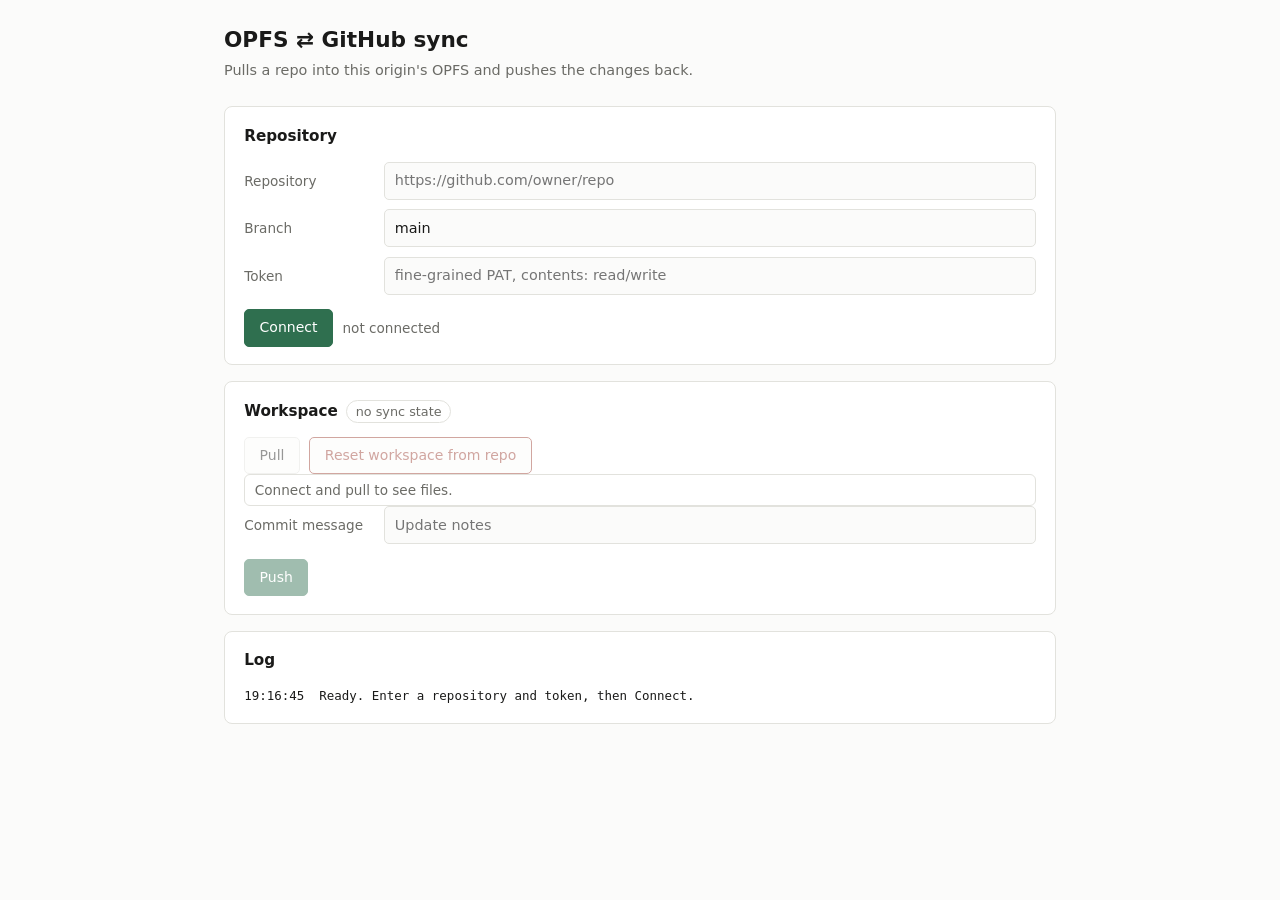
<file: index.html>
<!DOCTYPE html>
<html lang="en">
<head>
<meta charset="utf-8">
<meta name="viewport" content="width=device-width, initial-scale=1">
<title>OPFS ⇄ GitHub sync</title>
<link rel="icon" href="data:,">
<link rel="stylesheet" href="style.css">
</head>
<body>

<header>
    <h1>OPFS ⇄ GitHub sync</h1>
    <p class="subtitle">Pulls a repo into this origin's OPFS and pushes the changes back.</p>
</header>

<main>

<section class="panel">
    <h2>Repository</h2>
    <div class="field">
        <label for="repo-url">Repository</label>
        <input id="repo-url" type="text" placeholder="https://github.com/owner/repo" autocomplete="off" spellcheck="false">
    </div>
    <div class="field">
        <label for="branch">Branch</label>
        <input id="branch" type="text" placeholder="main" autocomplete="off" spellcheck="false">
    </div>
    <div class="field">
        <label for="token">Token</label>
        <input id="token" type="password" placeholder="fine-grained PAT, contents: read/write" autocomplete="off">
    </div>
    <div class="actions">
        <button id="btn-connect" type="button" class="primary">Connect</button>
        <span id="connection" class="status-text">not connected</span>
    </div>
</section>

<section class="panel" id="workspace-panel">
    <h2>
        Workspace
        <span id="tracked-count" class="badge">—</span>
    </h2>
    <div class="actions">
        <button id="btn-pull" type="button" disabled>Pull</button>
        <button id="btn-reset" type="button" class="danger" disabled>Reset workspace from repo</button>
    </div>
    <ul id="file-list" class="file-list" aria-live="polite">
        <li class="empty">Connect and pull to see files.</li>
    </ul>
    <div class="field">
        <label for="commit-message">Commit message</label>
        <input id="commit-message" type="text" placeholder="Update notes" autocomplete="off">
    </div>
    <div class="actions">
        <button id="btn-push" type="button" class="primary" disabled>Push</button>
    </div>
</section>

<section class="panel" id="conflict-panel" hidden>
    <h2>Conflicts</h2>
    <p class="hint">Changed in both places. Pushing is blocked until each one is settled.</p>
    <ul id="conflict-list" class="conflict-list"></ul>
</section>

<section class="panel">
    <h2>Log</h2>
    <div id="log" class="log" role="log" aria-live="polite"></div>
</section>

</main>

<dialog id="confirm-dialog">
    <form method="dialog">
        <h3 id="confirm-title">Confirm</h3>
        <div id="confirm-body" class="dialog-body"></div>
        <label id="confirm-explicit" class="explicit" hidden>
            Type <code>delete</code> to continue:
            <input id="confirm-typed" type="text" autocomplete="off" spellcheck="false">
        </label>
        <menu>
            <button value="cancel" type="submit">Cancel</button>
            <button id="confirm-ok" value="ok" type="submit" class="primary">Continue</button>
        </menu>
    </form>
</dialog>

<dialog id="firstpull-dialog">
    <form method="dialog">
        <h3>This workspace already has files</h3>
        <div id="firstpull-body" class="dialog-body"></div>
        <menu class="stacked">
            <button value="replace" type="submit" class="primary">Replace — make OPFS match the repo exactly</button>
            <button value="adopt" type="submit">Adopt — keep them as pending additions</button>
            <button value="cancel" type="submit">Cancel</button>
        </menu>
    </form>
</dialog>

<dialog id="view-dialog">
    <form method="dialog">
        <h3 id="view-title">Remote version</h3>
        <pre id="view-body" class="dialog-body view-body"></pre>
        <menu>
            <button value="close" type="submit">Close</button>
        </menu>
    </form>
</dialog>

<script type="module" src="js/main.js"></script>
</body>
</html>
</file>
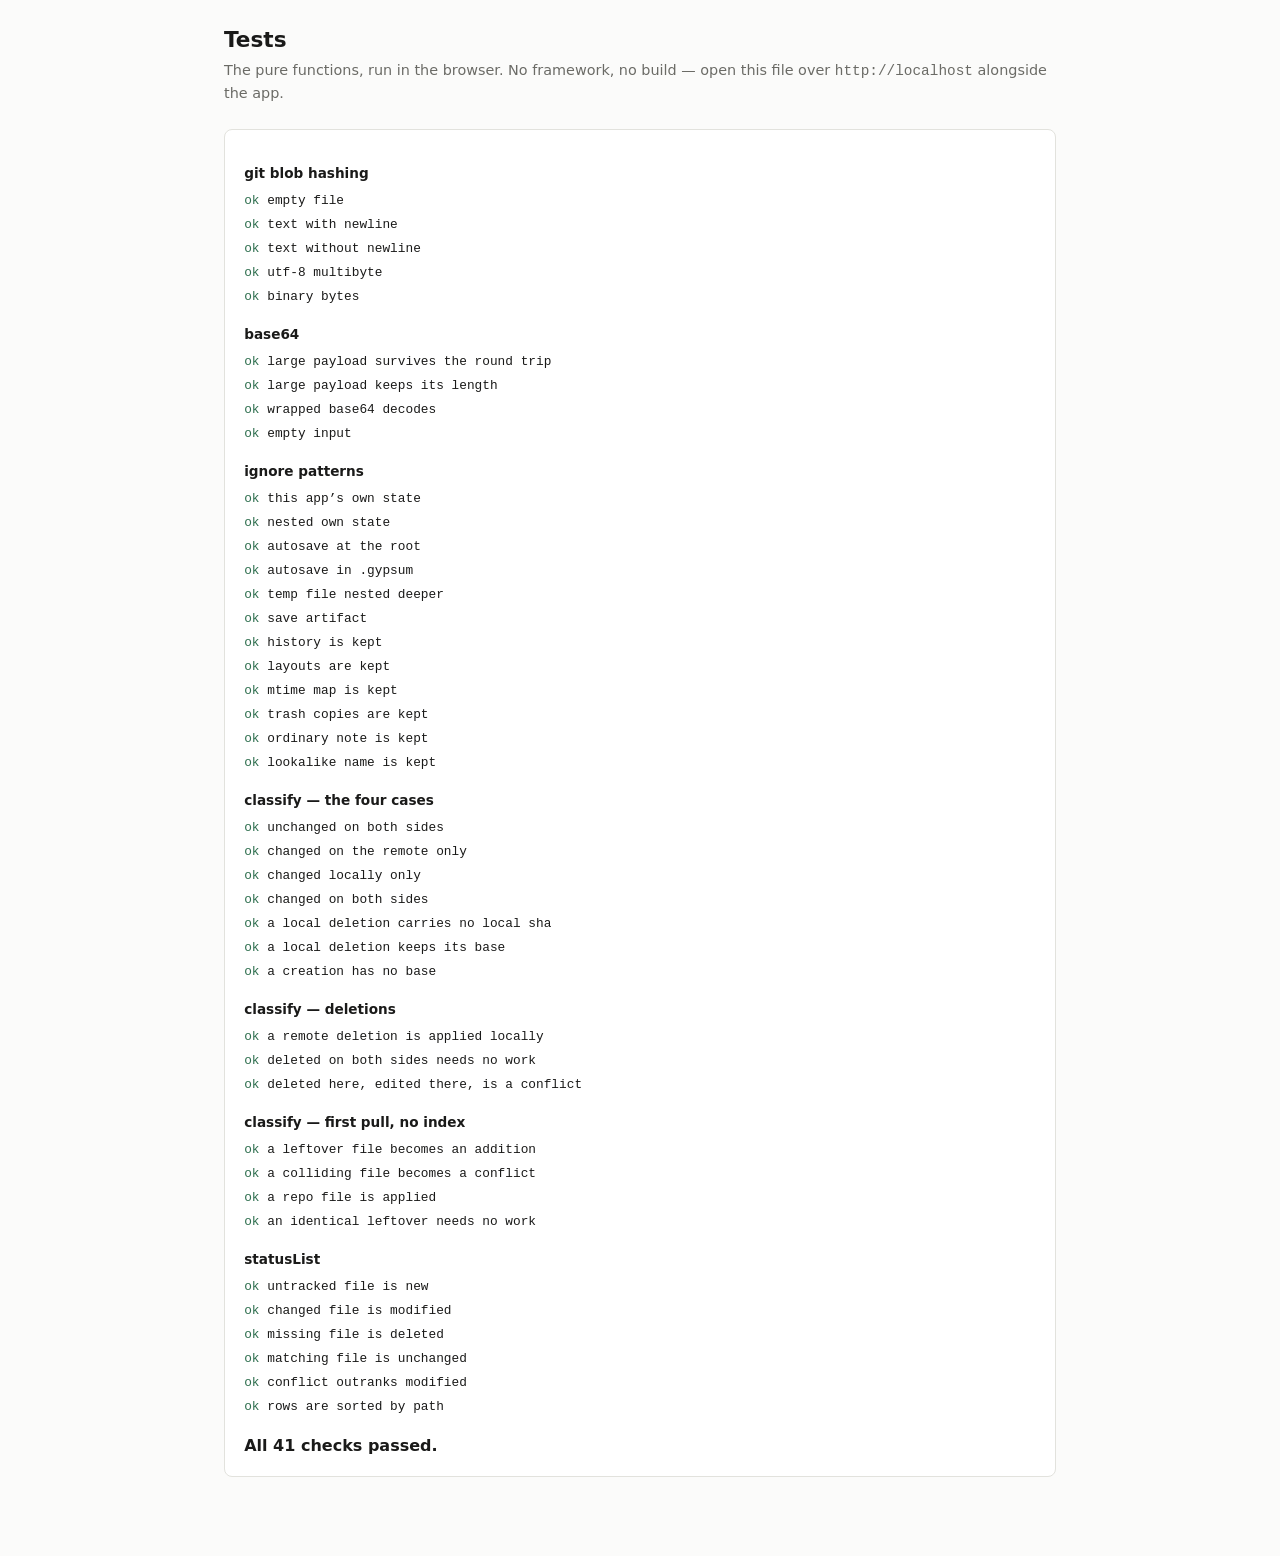
<file: tests.html>
<!DOCTYPE html>
<html lang="en">
<head>
<meta charset="utf-8">
<title>Tests — OPFS ⇄ GitHub sync</title>
<link rel="stylesheet" href="style.css">
<style>
    .result { font-family: var(--mono); font-size: .8rem; padding: .15rem 0; }
    .pass::before { content: "ok   "; color: var(--accent); }
    .fail { color: var(--danger); }
    .fail::before { content: "FAIL "; font-weight: 700; }
    .detail { color: var(--muted); padding-left: 2.5rem; white-space: pre-wrap; }
    .group-heading { margin: 1rem 0 .3rem; font-weight: 600; font-size: .85rem; }
    #summary { font-size: 1rem; font-weight: 600; margin-top: 1rem; }
</style>
</head>
<body>
<header>
    <h1>Tests</h1>
    <p class="subtitle">The pure functions, run in the browser. No framework, no build — open this file over
    <code>http://localhost</code> alongside the app.</p>
</header>
<main>
    <section class="panel">
        <div id="results"></div>
        <div id="summary">running…</div>
    </section>
</main>

<script type="module">
import { gitBlobSha, bytesToBase64, base64ToBytes } from './js/hash.js';
import { isIgnored } from './js/config.js';
import { classify, statusList } from './js/sync.js';

const results = document.getElementById('results');
let failures = 0;
let total = 0;

function group(name) {
    const heading = document.createElement('div');
    heading.className = 'group-heading';
    heading.textContent = name;
    results.append(heading);
}

function check(name, actual, expected) {
    total++;
    const ok = JSON.stringify(actual) === JSON.stringify(expected);
    if (!ok) failures++;
    const line = document.createElement('div');
    line.className = `result ${ok ? 'pass' : 'fail'}`;
    line.textContent = name;
    results.append(line);
    if (!ok) {
        const detail = document.createElement('div');
        detail.className = 'detail';
        detail.textContent = `got      ${JSON.stringify(actual)}\nexpected ${JSON.stringify(expected)}`;
        results.append(detail);
    }
}

const encode = text => new TextEncoder().encode(text);

// Expected values produced by `git hash-object` on the same inputs. If these ever
// disagree, change detection is broken and every file will look modified.
group('git blob hashing');
check('empty file', await gitBlobSha(new Uint8Array(0)), 'e69de29bb2d1d6434b8b29ae775ad8c2e48c5391');
check('text with newline', await gitBlobSha(encode('hello\n')), 'ce013625030ba8dba906f756967f9e9ca394464a');
check('text without newline', await gitBlobSha(encode('abc')), 'f2ba8f84ab5c1bce84a7b441cb1959cfc7093b7f');
check('utf-8 multibyte', await gitBlobSha(encode('café ☕\n')), 'df113425d6f29a3f8cfb2ca897bebf8703e56d20');
check('binary bytes', await gitBlobSha(new Uint8Array([0, 1, 2, 250, 255])), '88f97d6cc3e909c236975283342adea256415672');

group('base64');
const large = new Uint8Array(300_000).map((_, index) => index % 256);
check('large payload survives the round trip', base64ToBytes(bytesToBase64(large)).every((byte, index) => byte === large[index]), true);
check('large payload keeps its length', base64ToBytes(bytesToBase64(large)).length, large.length);
check('wrapped base64 decodes', [...base64ToBytes('aGVs\nbG8=')], [...encode('hello')]);
check('empty input', [...base64ToBytes(bytesToBase64(new Uint8Array(0)))], []);

group('ignore patterns');
check('this app’s own state', isIgnored('.gitsync/index.json'), true);
check('nested own state', isIgnored('.gitsync/a/b.json'), true);
check('autosave at the root', isIgnored('note-autosave.gypsum'), true);
check('autosave in .gypsum', isIgnored('.gypsum/note-autosave.gypsum'), true);
check('temp file nested deeper', isIgnored('.gypsum/deep/x-temp.gypsum'), true);
check('save artifact', isIgnored('.gypsum/x-save.gypsum'), true);
check('history is kept', isIgnored('.gypsum/history.gypsum'), false);
check('layouts are kept', isIgnored('.gypsum/table_layouts.gypsum'), false);
check('mtime map is kept', isIgnored('.gypsum/mtime.json'), false);
check('trash copies are kept', isIgnored('.gypsum/a-20260101-000000-trash.gypsum'), false);
check('ordinary note is kept', isIgnored('notes/a.md'), false);
check('lookalike name is kept', isIgnored('my-autosave.gypsum.md'), false);

group('classify — the four cases');
const local = new Map([
    ['same.md', { sha: 'A' }], ['localonly.md', { sha: 'B' }], ['both.md', { sha: 'C' }],
    ['added.md', { sha: 'D' }], ['remoteonly.md', { sha: 'Y' }],
]);
const base = {
    'same.md': { sha: 'A' }, 'localonly.md': { sha: 'X' }, 'both.md': { sha: 'X' },
    'remoteonly.md': { sha: 'Y' }, 'gonelocal.md': { sha: 'Z' },
};
const remote = new Map([
    ['same.md', { sha: 'A' }], ['localonly.md', { sha: 'X' }], ['both.md', { sha: 'R' }],
    ['remoteonly.md', { sha: 'Y2' }], ['gonelocal.md', { sha: 'Z' }],
]);
const plan = classify(local, base, remote);
const paths = bucket => plan[bucket].map(entry => entry.path);
check('unchanged on both sides', paths('inSync'), ['same.md']);
check('changed on the remote only', paths('fromRemote'), ['remoteonly.md']);
check('changed locally only', paths('fromLocal'), ['added.md', 'gonelocal.md', 'localonly.md']);
check('changed on both sides', paths('conflicts'), ['both.md']);
check('a local deletion carries no local sha', plan.fromLocal.find(entry => entry.path === 'gonelocal.md').local, null);
check('a local deletion keeps its base', plan.fromLocal.find(entry => entry.path === 'gonelocal.md').base, 'Z');
check('a creation has no base', plan.fromLocal.find(entry => entry.path === 'added.md').base, null);

group('classify — deletions');
check('a remote deletion is applied locally',
    classify(new Map([['x.md', { sha: 'A' }]]), { 'x.md': { sha: 'A' } }, new Map())
        .fromRemote.map(entry => [entry.path, entry.remote]), [['x.md', null]]);
check('deleted on both sides needs no work',
    classify(new Map(), { 'x.md': { sha: 'A' } }, new Map()).inSync.map(entry => entry.path), ['x.md']);
check('deleted here, edited there, is a conflict',
    classify(new Map(), { 'x.md': { sha: 'A' } }, new Map([['x.md', { sha: 'B' }]]))
        .conflicts.map(entry => entry.path), ['x.md']);

group('classify — first pull, no index');
const firstPull = classify(
    new Map([['keep.md', { sha: 'A' }], ['clash.md', { sha: 'B' }]]),
    {},
    new Map([['clash.md', { sha: 'C' }], ['new.md', { sha: 'D' }]]),
);
check('a leftover file becomes an addition', firstPull.fromLocal.map(entry => entry.path), ['keep.md']);
check('a colliding file becomes a conflict', firstPull.conflicts.map(entry => entry.path), ['clash.md']);
check('a repo file is applied', firstPull.fromRemote.map(entry => entry.path), ['new.md']);
check('an identical leftover needs no work',
    classify(new Map([['a.md', { sha: 'A' }]]), {}, new Map([['a.md', { sha: 'A' }]]))
        .inSync.map(entry => entry.path), ['a.md']);

group('statusList');
const rows = statusList(
    new Map([['new.md', { sha: 'N' }], ['mod.md', { sha: 'M2' }], ['same.md', { sha: 'S' }], ['clash.md', { sha: 'C' }]]),
    { files: { 'mod.md': { sha: 'M' }, 'same.md': { sha: 'S' }, 'gone.md': { sha: 'G' }, 'clash.md': { sha: 'X' } } },
    [{ path: 'clash.md' }],
);
const statusOf = path => rows.find(row => row.path === path)?.status;
check('untracked file is new', statusOf('new.md'), 'new');
check('changed file is modified', statusOf('mod.md'), 'modified');
check('missing file is deleted', statusOf('gone.md'), 'deleted');
check('matching file is unchanged', statusOf('same.md'), 'unchanged');
check('conflict outranks modified', statusOf('clash.md'), 'conflict');
check('rows are sorted by path', rows.map(row => row.path), ['clash.md', 'gone.md', 'mod.md', 'new.md', 'same.md']);

const summary = document.getElementById('summary');
summary.textContent = failures === 0 ? `All ${total} checks passed.` : `${failures} of ${total} checks FAILED.`;
summary.className = failures === 0 ? '' : 'fail';
// Read by any automation driving this page.
window.testResults = { total, failures };
</script>
</body>
</html>
</file>
<file: style.css>
:root {
    --bg: #fbfbfa;
    --panel: #ffffff;
    --ink: #1a1a19;
    --muted: #6b6b66;
    --line: #e2e2dd;
    --accent: #2f6f4f;
    --danger: #9a3b2f;
    --warn: #8a6d1f;
    --mono: ui-monospace, SFMono-Regular, Menlo, Consolas, monospace;
}

@media (prefers-color-scheme: dark) {
    :root {
        --bg: #17171a;
        --panel: #1f1f23;
        --ink: #e8e8e4;
        --muted: #9a9a93;
        --line: #33333a;
        --accent: #6fbf90;
        --danger: #e08a7a;
        --warn: #d6b45e;
    }
}

* { box-sizing: border-box; }

body {
    margin: 0;
    padding: 1.5rem 1rem 4rem;
    background: var(--bg);
    color: var(--ink);
    font: 16px/1.5 system-ui, -apple-system, Segoe UI, sans-serif;
}

header, main { max-width: 52rem; margin: 0 auto; }

h1 { font-size: 1.35rem; margin: 0 0 .25rem; }
h2 { font-size: .95rem; margin: 0 0 .9rem; display: flex; align-items: center; gap: .5rem; }
h3 { font-size: 1rem; margin: 0 0 .75rem; }

.subtitle { margin: 0 0 1.5rem; color: var(--muted); font-size: .9rem; }
.hint { margin: -.4rem 0 .9rem; color: var(--muted); font-size: .85rem; }

.panel {
    background: var(--panel);
    border: 1px solid var(--line);
    border-radius: 8px;
    padding: 1.1rem 1.2rem;
    margin-bottom: 1rem;
}

.field { display: flex; align-items: center; gap: .75rem; margin-bottom: .6rem; }
.field label { flex: 0 0 8rem; color: var(--muted); font-size: .85rem; }

input[type="text"], input[type="password"] {
    flex: 1 1 auto;
    min-width: 0;
    padding: .45rem .6rem;
    border: 1px solid var(--line);
    border-radius: 5px;
    background: var(--bg);
    color: var(--ink);
    font: inherit;
    font-size: .9rem;
}

input:focus-visible, button:focus-visible { outline: 2px solid var(--accent); outline-offset: 1px; }

.actions { display: flex; align-items: center; gap: .6rem; flex-wrap: wrap; margin-top: .9rem; }

button {
    padding: .45rem .9rem;
    border: 1px solid var(--line);
    border-radius: 5px;
    background: var(--bg);
    color: var(--ink);
    font: inherit;
    font-size: .875rem;
    cursor: pointer;
}
button:hover:not(:disabled) { border-color: var(--muted); }
button:disabled { opacity: .45; cursor: not-allowed; }
button.primary { background: var(--accent); border-color: var(--accent); color: #fff; }
button.danger { color: var(--danger); border-color: var(--danger); }

@media (prefers-color-scheme: dark) {
    button.primary { color: #10231a; }
}

.status-text { color: var(--muted); font-size: .85rem; }

.badge {
    font-weight: 400;
    font-size: .8rem;
    color: var(--muted);
    border: 1px solid var(--line);
    border-radius: 999px;
    padding: .05rem .55rem;
}

.file-list, .conflict-list { list-style: none; margin: 0; padding: 0; }

.file-list {
    max-height: 17rem;
    overflow-y: auto;
    border: 1px solid var(--line);
    border-radius: 6px;
}

.file-list li {
    display: flex;
    align-items: center;
    gap: .6rem;
    padding: .3rem .6rem;
    border-bottom: 1px solid var(--line);
    font-family: var(--mono);
    font-size: .8rem;
}
.file-list li:last-child { border-bottom: none; }
.file-list li.empty { color: var(--muted); font-family: inherit; font-size: .85rem; }

.tag {
    flex: 0 0 auto;
    font-size: .7rem;
    text-transform: uppercase;
    letter-spacing: .04em;
    min-width: 5.2rem;
}
.tag-new { color: var(--accent); }
.tag-modified { color: var(--warn); }
.tag-deleted { color: var(--danger); }
.tag-conflict { color: var(--danger); font-weight: 700; }
.tag-unchanged { color: var(--muted); }

.path { overflow: hidden; text-overflow: ellipsis; white-space: nowrap; }

.conflict-list li {
    display: flex;
    align-items: center;
    gap: .5rem;
    flex-wrap: wrap;
    padding: .5rem 0;
    border-bottom: 1px solid var(--line);
}
.conflict-list li:last-child { border-bottom: none; }
.conflict-list .path { font-family: var(--mono); font-size: .8rem; flex: 1 1 12rem; }
.conflict-list button { padding: .25rem .6rem; font-size: .8rem; }

.log {
    max-height: 14rem;
    overflow-y: auto;
    font-family: var(--mono);
    font-size: .78rem;
    line-height: 1.55;
}
.log-line { white-space: pre-wrap; word-break: break-word; }
.log-warn { color: var(--warn); }
.log-error { color: var(--danger); }

dialog {
    max-width: min(38rem, 92vw);
    border: 1px solid var(--line);
    border-radius: 8px;
    background: var(--panel);
    color: var(--ink);
    padding: 1.2rem;
}
dialog::backdrop { background: rgb(0 0 0 / .45); }

.dialog-body { font-size: .875rem; margin-bottom: 1rem; }
.dialog-body ul { margin: .4rem 0; padding-left: 1.1rem; }
.dialog-body li { font-family: var(--mono); font-size: .78rem; }
.dialog-body .group { margin-bottom: .7rem; }
.dialog-body .group-title { font-weight: 600; }
.dialog-body .destructive { color: var(--danger); }

.view-body {
    max-height: 22rem;
    overflow: auto;
    background: var(--bg);
    border: 1px solid var(--line);
    border-radius: 5px;
    padding: .6rem;
    font-family: var(--mono);
    font-size: .78rem;
    white-space: pre-wrap;
    word-break: break-word;
}

.explicit { display: block; font-size: .85rem; margin-bottom: 1rem; }
.explicit input { margin-top: .35rem; width: 100%; }
.explicit code { font-family: var(--mono); }

menu { display: flex; justify-content: flex-end; gap: .6rem; margin: 0; padding: 0; }
menu.stacked { flex-direction: column; align-items: stretch; }
</file>
